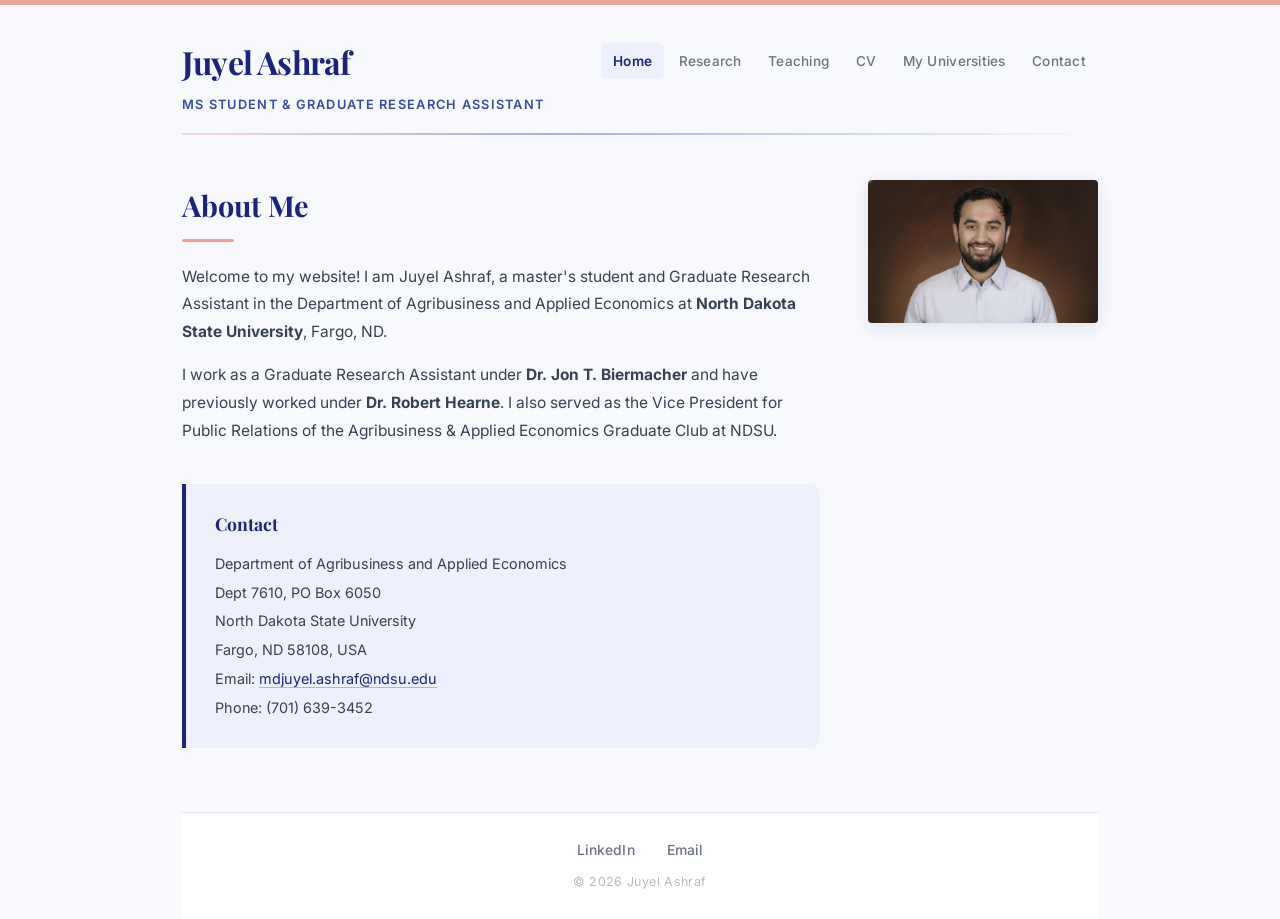
<file: index.html>
<!DOCTYPE html>
<html lang="en">
<head>
  <meta charset="UTF-8" />
  <meta name="viewport" content="width=device-width, initial-scale=1.0" />
  <title>Home | Juyel Ashraf</title>
  <link rel="stylesheet" href="style.css" />
</head>
<body>

  <div class="container">

    <!-- ===== HEADER ===== -->
    <header>
      <div class="header-inner">
        <div class="header-brand">
          <a href="index.html">
            <span class="header-name">Juyel Ashraf</span>
            <span class="header-title">MS Student &amp; Graduate Research Assistant</span>
          </a>
        </div>
        <nav>
          <a href="index.html" class="active">Home</a>
          <a href="research.html">Research</a>
          <a href="teaching.html">Teaching</a>
          <a href="cv.html">CV</a>
          <a href="universities.html">My Universities</a>
          <a href="contact.html">Contact</a>
        </nav>
      </div>
      <hr class="header-hr" />
    </header>

    <!-- ===== MAIN ===== -->
    <main>

      <!-- About Me -->
      <div class="about-grid">
        <div class="about-text">
          <h1>About Me</h1>
          <p>
            Welcome to my website! I am Juyel Ashraf, a master's student and Graduate Research
            Assistant in the Department of Agribusiness and Applied Economics at
            <strong>North Dakota State University</strong>, Fargo, ND.
          </p>
          <p>
            I work as a Graduate Research Assistant under
            <strong>Dr. Jon T. Biermacher</strong> and have previously worked under
            <strong>Dr. Robert Hearne</strong>. I also served as the Vice President for
            Public Relations of the Agribusiness &amp; Applied Economics Graduate Club at NDSU.
          </p>

          <!-- Contact summary -->
          <div class="contact-block">
            <h2>Contact</h2>
            <p>Department of Agribusiness and Applied Economics</p>
            <p>Dept 7610, PO Box 6050</p>
            <p>North Dakota State University</p>
            <p>Fargo, ND 58108, USA</p>
            <p>Email: <a href="mailto:mdjuyel.ashraf@ndsu.edu">mdjuyel.ashraf@ndsu.edu</a></p>
            <p>Phone: (701) 639-3452</p>
          </div>
        </div>

        <div class="about-photo">
          <img src="IMG_4436.jpg" alt="Md Juyel Ashraf" style="width:100%;border-radius:4px;" />
        </div>
      </div>

    </main>

    <!-- ===== FOOTER ===== -->
    <footer>
      <div class="footer-links">
        <a href="https://www.linkedin.com/in/juyelashraf" target="_blank" rel="noopener">LinkedIn</a>
        <a href="mailto:mdjuyel.ashraf@ndsu.edu">Email</a>
      </div>
      <p class="footer-copy">&copy; 2026 Juyel Ashraf</p>
    </footer>

  </div><!-- /.container -->

</body>
</html>
</file>
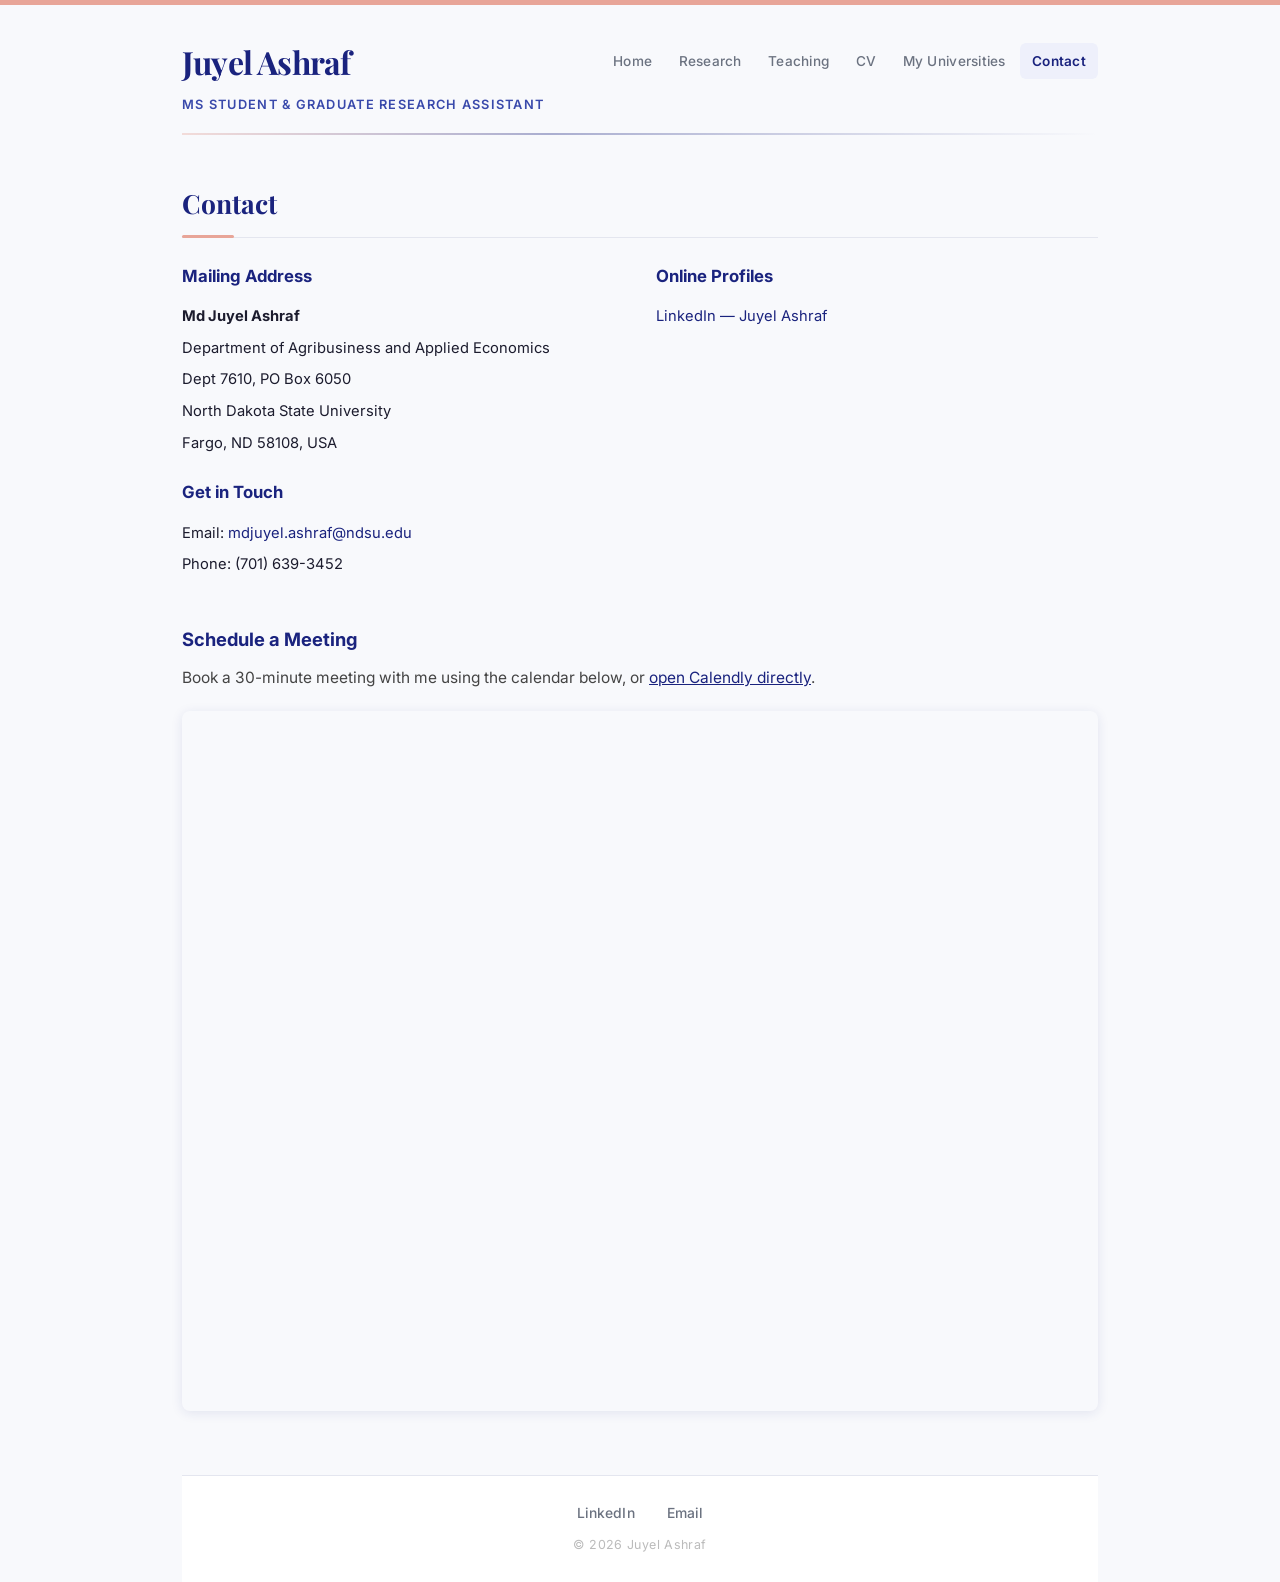
<file: contact.html>
<!DOCTYPE html>
<html lang="en">
<head>
  <meta charset="UTF-8" />
  <meta name="viewport" content="width=device-width, initial-scale=1.0" />
  <title>Contact | Juyel Ashraf</title>
  <link rel="stylesheet" href="style.css" />
</head>
<body>

  <div class="container">

    <!-- ===== HEADER ===== -->
    <header>
      <div class="header-inner">
        <div class="header-brand">
          <a href="index.html">
            <span class="header-name">Juyel Ashraf</span>
            <span class="header-title">MS Student &amp; Graduate Research Assistant</span>
          </a>
        </div>
        <nav>
          <a href="index.html">Home</a>
          <a href="research.html">Research</a>
          <a href="teaching.html">Teaching</a>
          <a href="cv.html">CV</a>
          <a href="universities.html">My Universities</a>
          <a href="contact.html" class="active">Contact</a>
        </nav>
      </div>
      <hr class="header-hr" />
    </header>

    <!-- ===== MAIN ===== -->
    <main>

      <h2 class="section-title">Contact</h2>

      <div class="contact-grid">

        <div class="contact-info">
          <h3 style="font-size: 1.05rem; color: #1a237e; margin-bottom: 0.7rem;">Mailing Address</h3>
          <p><strong>Md Juyel Ashraf</strong></p>
          <p>Department of Agribusiness and Applied Economics</p>
          <p>Dept 7610, PO Box 6050</p>
          <p>North Dakota State University</p>
          <p>Fargo, ND 58108, USA</p>

          <h3 style="font-size: 1.05rem; color: #1a237e; margin: 1.4rem 0 0.7rem;">Get in Touch</h3>
          <p>Email: <a href="mailto:mdjuyel.ashraf@ndsu.edu">mdjuyel.ashraf@ndsu.edu</a></p>
          <p>Phone: (701) 639-3452</p>
        </div>

        <div class="contact-info">
          <h3 style="font-size: 1.05rem; color: #1a237e; margin-bottom: 0.7rem;">Online Profiles</h3>
          <p>
            <a href="https://www.linkedin.com/in/juyelashraf" target="_blank" rel="noopener">
              LinkedIn &mdash; Juyel Ashraf
            </a>
          </p>
        </div>

      </div>

      <!-- ===== SCHEDULE A MEETING ===== -->
      <div style="margin-top: 2.5rem;">
        <h3 style="font-size: 1.15rem; color: #1a237e; margin-bottom: 0.5rem;">Schedule a Meeting</h3>
        <p style="margin-bottom: 1.2rem; color: #444;">
          Book a 30-minute meeting with me using the calendar below, or
          <a href="https://calendly.com/juyelashraf3/30min" target="_blank" rel="noopener">open Calendly directly</a>.
        </p>
        <link href="https://assets.calendly.com/assets/external/widget.css" rel="stylesheet" />
        <div class="calendly-inline-widget"
             data-url="https://calendly.com/juyelashraf3/30min"
             style="min-width:320px; height:700px; border-radius:8px; overflow:hidden; box-shadow:0 2px 12px rgba(26,35,126,0.10);">
        </div>
        <script type="text/javascript" src="https://assets.calendly.com/assets/external/widget.js" async></script>
      </div>

    </main>

    <!-- ===== FOOTER ===== -->
    <footer>
      <div class="footer-links">
        <a href="https://www.linkedin.com/in/juyelashraf" target="_blank" rel="noopener">LinkedIn</a>
        <a href="mailto:mdjuyel.ashraf@ndsu.edu">Email</a>
      </div>
      <p class="footer-copy">&copy; 2026 Juyel Ashraf</p>
    </footer>

  </div>

</body>
</html>
</file>
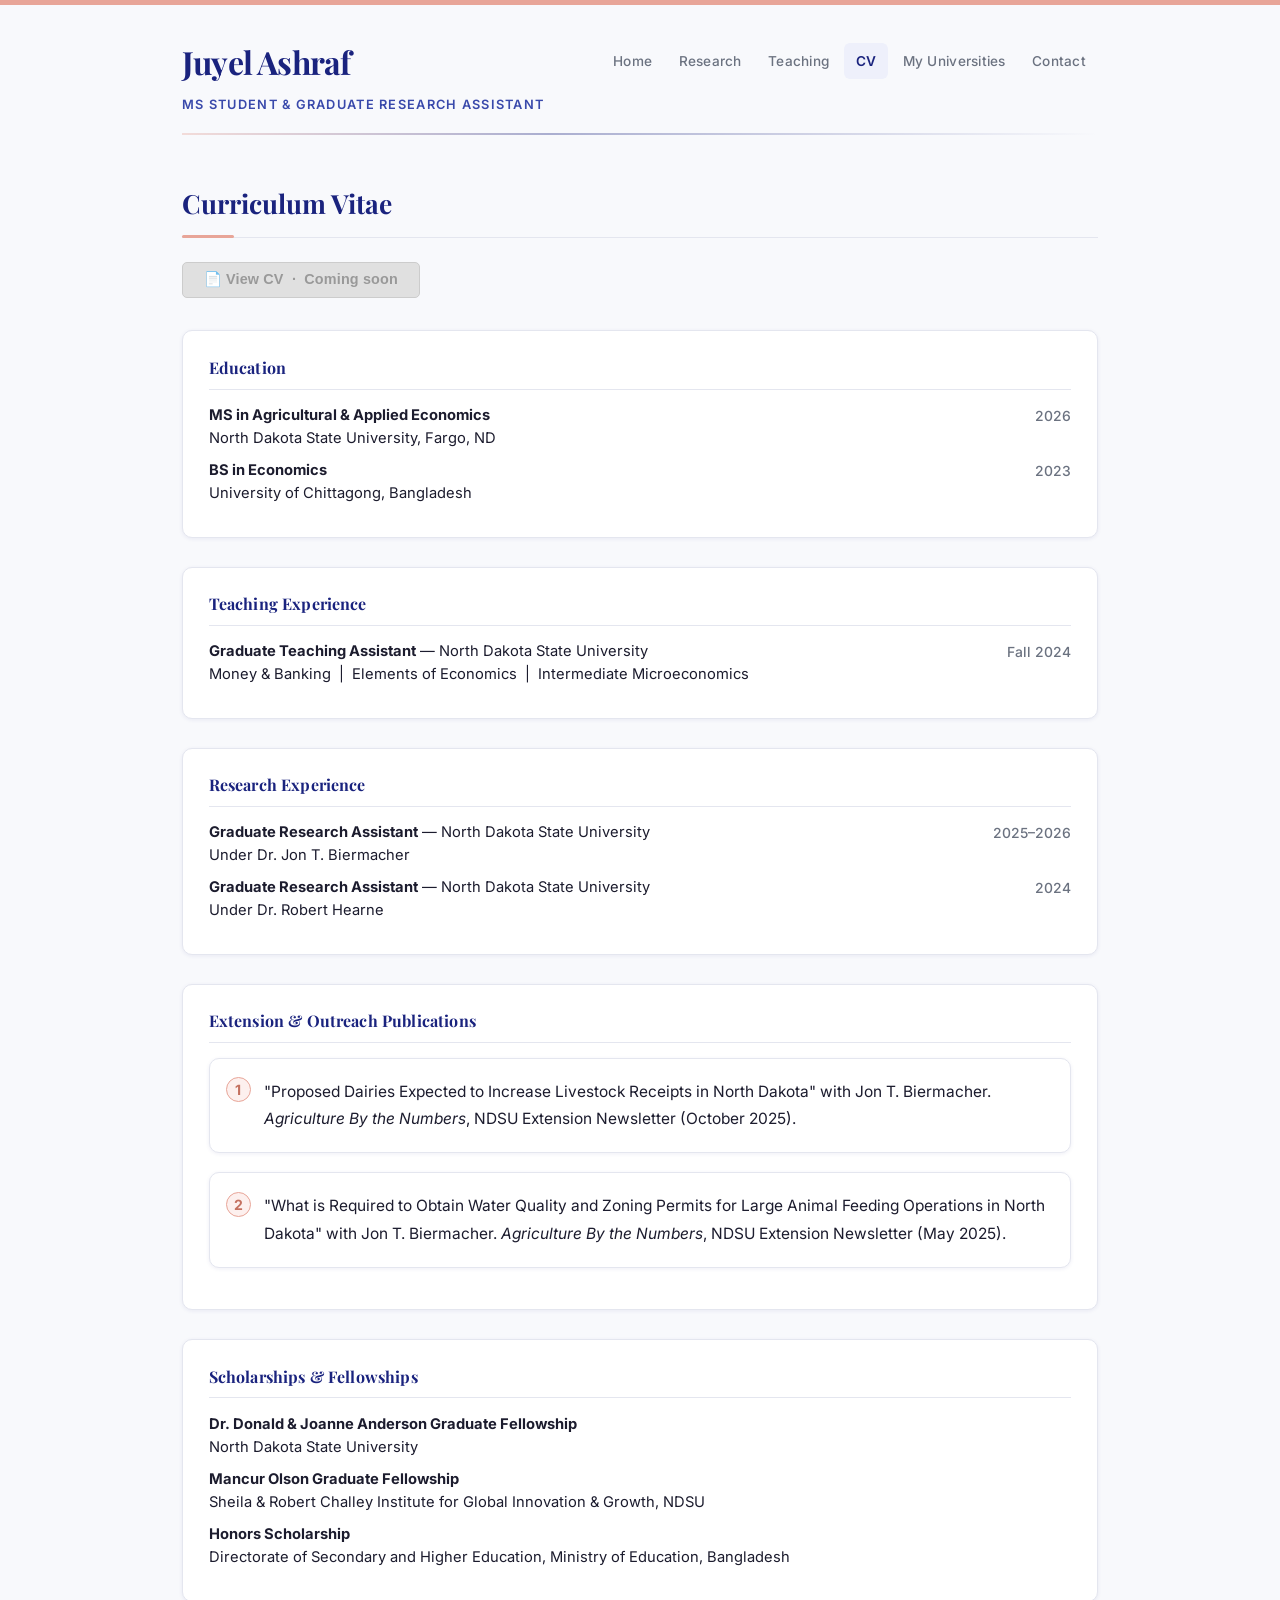
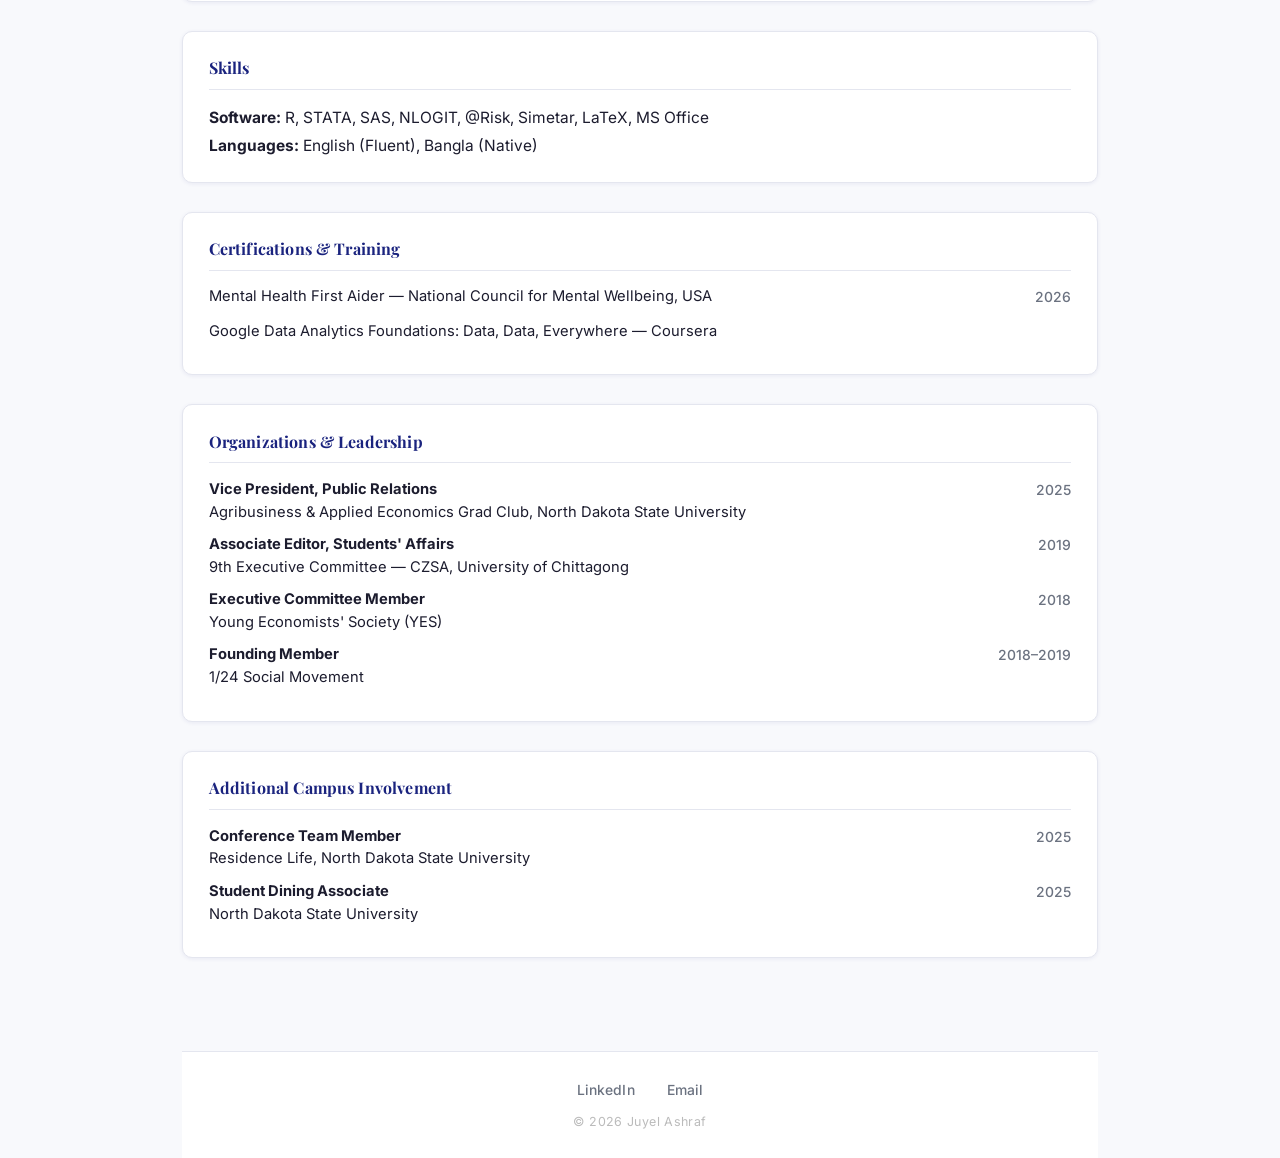
<file: cv.html>
<!DOCTYPE html>
<html lang="en">
<head>
  <meta charset="UTF-8" />
  <meta name="viewport" content="width=device-width, initial-scale=1.0" />
  <title>CV | Juyel Ashraf</title>
  <link rel="stylesheet" href="style.css" />
</head>
<body>

  <div class="container">

    <!-- ===== HEADER ===== -->
    <header>
      <div class="header-inner">
        <div class="header-brand">
          <a href="index.html">
            <span class="header-name">Juyel Ashraf</span>
            <span class="header-title">MS Student &amp; Graduate Research Assistant</span>
          </a>
        </div>
        <nav>
          <a href="index.html">Home</a>
          <a href="research.html">Research</a>
          <a href="teaching.html">Teaching</a>
          <a href="cv.html" class="active">CV</a>
          <a href="universities.html">My Universities</a>
          <a href="contact.html">Contact</a>
        </nav>
      </div>
      <hr class="header-hr" />
    </header>

    <!-- ===== MAIN ===== -->
    <main>

      <h2 class="section-title">Curriculum Vitae</h2>

      <!-- CV download placeholder -->
      <div style="margin-bottom: 2rem;">
        <button disabled style="
          display: inline-flex; align-items: center; gap: 0.5rem;
          padding: 0.55rem 1.3rem; border-radius: 5px;
          background: #e0e0e0; color: #999; border: 1px solid #ccc;
          font-size: 0.9rem; font-weight: 600; cursor: not-allowed;
          letter-spacing: 0.01em;
        ">
          &#x1F4C4; View CV &nbsp;&middot;&nbsp; Coming soon
        </button>
      </div>

      <!-- Education -->
      <div class="cv-section">
        <h3>Education</h3>
        <div class="cv-entry">
          <div class="cv-entry-info">
            <strong>MS in Agricultural &amp; Applied Economics</strong><br />
            North Dakota State University, Fargo, ND
          </div>
          <div class="cv-entry-year">2026</div>
        </div>
        <div class="cv-entry" style="margin-top: 0.6rem;">
          <div class="cv-entry-info">
            <strong>BS in Economics</strong><br />
            University of Chittagong, Bangladesh
          </div>
          <div class="cv-entry-year">2023</div>
        </div>
      </div>

      <!-- Teaching -->
      <div class="cv-section">
        <h3>Teaching Experience</h3>
        <div class="cv-entry">
          <div class="cv-entry-info">
            <strong>Graduate Teaching Assistant</strong> &mdash; North Dakota State University<br />
            Money &amp; Banking &nbsp;|&nbsp; Elements of Economics &nbsp;|&nbsp; Intermediate Microeconomics
          </div>
          <div class="cv-entry-year">Fall 2024</div>
        </div>
      </div>

      <!-- Research Experience -->
      <div class="cv-section">
        <h3>Research Experience</h3>
        <div class="cv-entry">
          <div class="cv-entry-info">
            <strong>Graduate Research Assistant</strong> &mdash; North Dakota State University<br />
            Under Dr. Jon T. Biermacher
          </div>
          <div class="cv-entry-year">2025&ndash;2026</div>
        </div>
        <div class="cv-entry" style="margin-top: 0.6rem;">
          <div class="cv-entry-info">
            <strong>Graduate Research Assistant</strong> &mdash; North Dakota State University<br />
            Under Dr. Robert Hearne
          </div>
          <div class="cv-entry-year">2024</div>
        </div>
      </div>

      <!-- Publications -->
      <div class="cv-section">
        <h3>Extension &amp; Outreach Publications</h3>
        <ol class="pub-list">
          <li>
            "Proposed Dairies Expected to Increase Livestock Receipts in North Dakota" with Jon T. Biermacher.
            <em>Agriculture By the Numbers</em>, NDSU Extension Newsletter (October 2025).
          </li>
          <li>
            "What is Required to Obtain Water Quality and Zoning Permits for Large Animal Feeding Operations in North Dakota" with Jon T. Biermacher.
            <em>Agriculture By the Numbers</em>, NDSU Extension Newsletter (May 2025).
          </li>
        </ol>
      </div>

      <!-- Scholarships -->
      <div class="cv-section">
        <h3>Scholarships &amp; Fellowships</h3>
        <div class="cv-entry">
          <div class="cv-entry-info">
            <strong>Dr. Donald &amp; Joanne Anderson Graduate Fellowship</strong><br />
            North Dakota State University
          </div>
        </div>
        <div class="cv-entry" style="margin-top: 0.6rem;">
          <div class="cv-entry-info">
            <strong>Mancur Olson Graduate Fellowship</strong><br />
            Sheila &amp; Robert Challey Institute for Global Innovation &amp; Growth, NDSU
          </div>
        </div>
        <div class="cv-entry" style="margin-top: 0.6rem;">
          <div class="cv-entry-info">
            <strong>Honors Scholarship</strong><br />
            Directorate of Secondary and Higher Education, Ministry of Education, Bangladesh
          </div>
        </div>
      </div>

      <!-- Skills -->
      <div class="cv-section">
        <h3>Skills</h3>
        <p>
          <strong>Software:</strong> R, STATA, SAS, NLOGIT, @Risk, Simetar, LaTeX, MS Office<br />
          <strong>Languages:</strong> English (Fluent), Bangla (Native)
        </p>
      </div>

      <!-- Certifications -->
      <div class="cv-section">
        <h3>Certifications &amp; Training</h3>
        <div class="cv-entry">
          <div class="cv-entry-info">Mental Health First Aider &mdash; National Council for Mental Wellbeing, USA</div>
          <div class="cv-entry-year">2026</div>
        </div>
        <div class="cv-entry" style="margin-top: 0.4rem;">
          <div class="cv-entry-info">Google Data Analytics Foundations: Data, Data, Everywhere &mdash; Coursera</div>
        </div>
      </div>

      <!-- Organizations -->
      <div class="cv-section">
        <h3>Organizations &amp; Leadership</h3>
        <div class="cv-entry">
          <div class="cv-entry-info">
            <strong>Vice President, Public Relations</strong><br />
            Agribusiness &amp; Applied Economics Grad Club, North Dakota State University
          </div>
          <div class="cv-entry-year">2025</div>
        </div>
        <div class="cv-entry" style="margin-top: 0.6rem;">
          <div class="cv-entry-info">
            <strong>Associate Editor, Students' Affairs</strong><br />
            9th Executive Committee &mdash; CZSA, University of Chittagong
          </div>
          <div class="cv-entry-year">2019</div>
        </div>
        <div class="cv-entry" style="margin-top: 0.6rem;">
          <div class="cv-entry-info">
            <strong>Executive Committee Member</strong><br />
            Young Economists' Society (YES)
          </div>
          <div class="cv-entry-year">2018</div>
        </div>
        <div class="cv-entry" style="margin-top: 0.6rem;">
          <div class="cv-entry-info">
            <strong>Founding Member</strong><br />
            1/24 Social Movement
          </div>
          <div class="cv-entry-year">2018&ndash;2019</div>
        </div>
      </div>

      <!-- Additional Campus Involvement -->
      <div class="cv-section">
        <h3>Additional Campus Involvement</h3>
        <div class="cv-entry">
          <div class="cv-entry-info">
            <strong>Conference Team Member</strong><br />
            Residence Life, North Dakota State University
          </div>
          <div class="cv-entry-year">2025</div>
        </div>
        <div class="cv-entry" style="margin-top: 0.6rem;">
          <div class="cv-entry-info">
            <strong>Student Dining Associate</strong><br />
            North Dakota State University
          </div>
          <div class="cv-entry-year">2025</div>
        </div>
      </div>

    </main>

    <!-- ===== FOOTER ===== -->
    <footer>
      <div class="footer-links">
        <a href="https://www.linkedin.com/in/juyelashraf" target="_blank" rel="noopener">LinkedIn</a>
        <a href="mailto:mdjuyel.ashraf@ndsu.edu">Email</a>
      </div>
      <p class="footer-copy">&copy; 2026 Juyel Ashraf</p>
    </footer>

  </div>

</body>
</html>
</file>
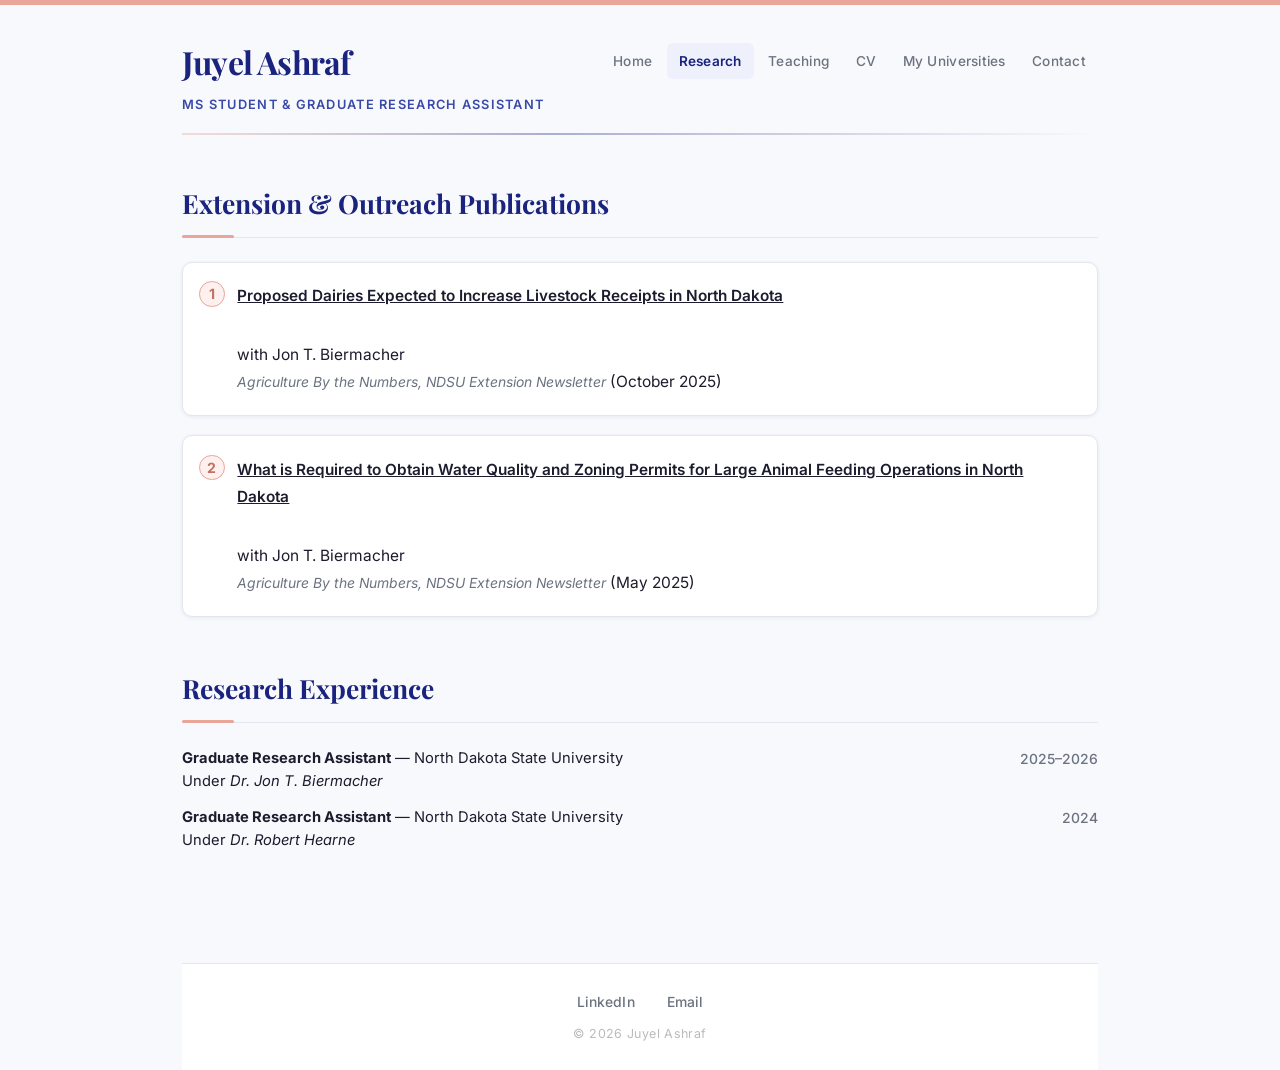
<file: research.html>
<!DOCTYPE html>
<html lang="en">
<head>
  <meta charset="UTF-8" />
  <meta name="viewport" content="width=device-width, initial-scale=1.0" />
  <title>Research | Juyel Ashraf</title>
  <link rel="stylesheet" href="style.css" />
</head>
<body>

  <div class="container">

    <!-- ===== HEADER ===== -->
    <header>
      <div class="header-inner">
        <div class="header-brand">
          <a href="index.html">
            <span class="header-name">Juyel Ashraf</span>
            <span class="header-title">MS Student &amp; Graduate Research Assistant</span>
          </a>
        </div>
        <nav>
          <a href="index.html">Home</a>
          <a href="research.html" class="active">Research</a>
          <a href="teaching.html">Teaching</a>
          <a href="cv.html">CV</a>
          <a href="universities.html">My Universities</a>
          <a href="contact.html">Contact</a>
        </nav>
      </div>
      <hr class="header-hr" />
    </header>

    <!-- ===== MAIN ===== -->
    <main>

      <!-- Extension & Outreach Publications -->
      <div class="subsection">
        <h2 class="section-title">Extension &amp; Outreach Publications</h2>
        <ol class="pub-list">
          <li>
            <a href="https://www.ndsu.edu/agriculture/sites/default/files/2025-10/Agriculture%20By%20the%20Numbers%20Oct.%202025.pdf#page=8" target="_blank" rel="noopener" class="pub-title">Proposed Dairies Expected to Increase Livestock Receipts in North Dakota</a>
            <br />with Jon T. Biermacher
            <br /><span class="pub-venue">Agriculture By the Numbers, NDSU Extension Newsletter</span> (October 2025)
          </li>
          <li>
            <a href="https://www.ndsu.edu/agriculture/sites/default/files/2025-05/Agriculture%20By%20the%20Numbers%20May%202025.pdf#page=4" target="_blank" rel="noopener" class="pub-title">What is Required to Obtain Water Quality and Zoning Permits for Large Animal Feeding Operations in North Dakota</a>
            <br />with Jon T. Biermacher
            <br /><span class="pub-venue">Agriculture By the Numbers, NDSU Extension Newsletter</span> (May 2025)
          </li>
        </ol>
      </div>

      <!-- Research Positions -->
      <div class="subsection">
        <h2 class="section-title">Research Experience</h2>
        <div class="cv-entry">
          <div class="cv-entry-info">
            <strong>Graduate Research Assistant</strong> &mdash; North Dakota State University
            <br />Under <em>Dr. Jon T. Biermacher</em>
          </div>
          <div class="cv-entry-year">2025&ndash;2026</div>
        </div>
        <div class="cv-entry" style="margin-top: 0.8rem;">
          <div class="cv-entry-info">
            <strong>Graduate Research Assistant</strong> &mdash; North Dakota State University
            <br />Under <em>Dr. Robert Hearne</em>
          </div>
          <div class="cv-entry-year">2024</div>
        </div>
      </div>

    </main>

    <!-- ===== FOOTER ===== -->
    <footer>
      <div class="footer-links">
        <a href="https://www.linkedin.com/in/juyelashraf" target="_blank" rel="noopener">LinkedIn</a>
        <a href="mailto:mdjuyel.ashraf@ndsu.edu">Email</a>
      </div>
      <p class="footer-copy">&copy; 2026 Juyel Ashraf</p>
    </footer>

  </div>

</body>
</html>
</file>
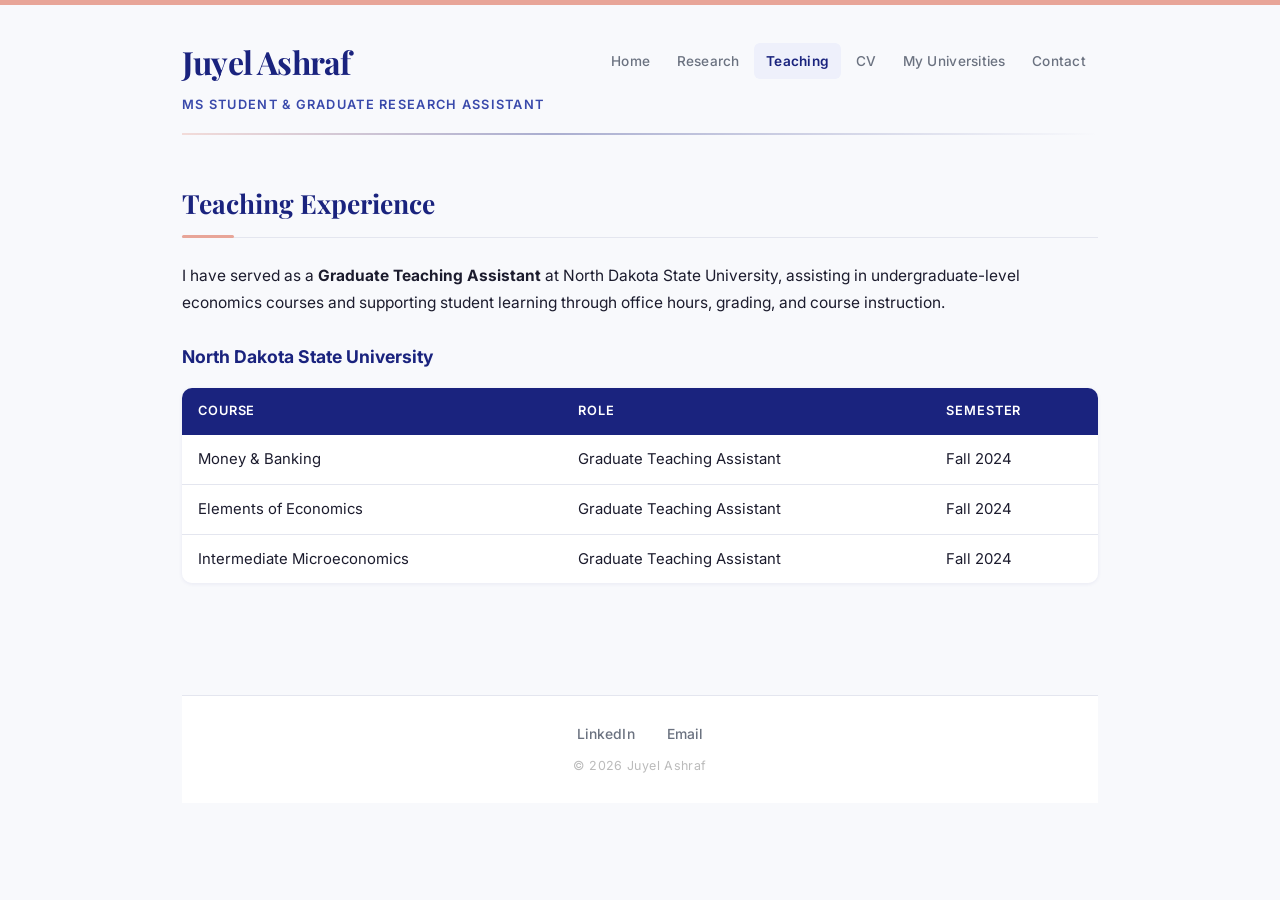
<file: teaching.html>
<!DOCTYPE html>
<html lang="en">
<head>
  <meta charset="UTF-8" />
  <meta name="viewport" content="width=device-width, initial-scale=1.0" />
  <title>Teaching | Juyel Ashraf</title>
  <link rel="stylesheet" href="style.css" />
</head>
<body>

  <div class="container">

    <!-- ===== HEADER ===== -->
    <header>
      <div class="header-inner">
        <div class="header-brand">
          <a href="index.html">
            <span class="header-name">Juyel Ashraf</span>
            <span class="header-title">MS Student &amp; Graduate Research Assistant</span>
          </a>
        </div>
        <nav>
          <a href="index.html">Home</a>
          <a href="research.html">Research</a>
          <a href="teaching.html" class="active">Teaching</a>
          <a href="cv.html">CV</a>
          <a href="universities.html">My Universities</a>
          <a href="contact.html">Contact</a>
        </nav>
      </div>
      <hr class="header-hr" />
    </header>

    <!-- ===== MAIN ===== -->
    <main>

      <!-- Teaching Experience -->
      <div class="subsection">
        <h2 class="section-title">Teaching Experience</h2>
        <p style="margin-bottom: 1.5rem;">
          I have served as a <strong>Graduate Teaching Assistant</strong> at North Dakota State University,
          assisting in undergraduate-level economics courses and supporting student learning through
          office hours, grading, and course instruction.
        </p>

        <h3 style="font-size: 1.1rem; margin-bottom: 0.8rem; color: #1a237e;">
          North Dakota State University
        </h3>

        <table class="teaching-table">
          <thead>
            <tr>
              <th>Course</th>
              <th>Role</th>
              <th>Semester</th>
            </tr>
          </thead>
          <tbody>
            <tr>
              <td>Money &amp; Banking</td>
              <td>Graduate Teaching Assistant</td>
              <td>Fall 2024</td>
            </tr>
            <tr>
              <td>Elements of Economics</td>
              <td>Graduate Teaching Assistant</td>
              <td>Fall 2024</td>
            </tr>
            <tr>
              <td>Intermediate Microeconomics</td>
              <td>Graduate Teaching Assistant</td>
              <td>Fall 2024</td>
            </tr>
          </tbody>
        </table>
      </div>

    </main>

    <!-- ===== FOOTER ===== -->
    <footer>
      <div class="footer-links">
        <a href="https://www.linkedin.com/in/juyelashraf" target="_blank" rel="noopener">LinkedIn</a>
        <a href="mailto:mdjuyel.ashraf@ndsu.edu">Email</a>
      </div>
      <p class="footer-copy">&copy; 2026 Juyel Ashraf</p>
    </footer>

  </div>

</body>
</html>
</file>
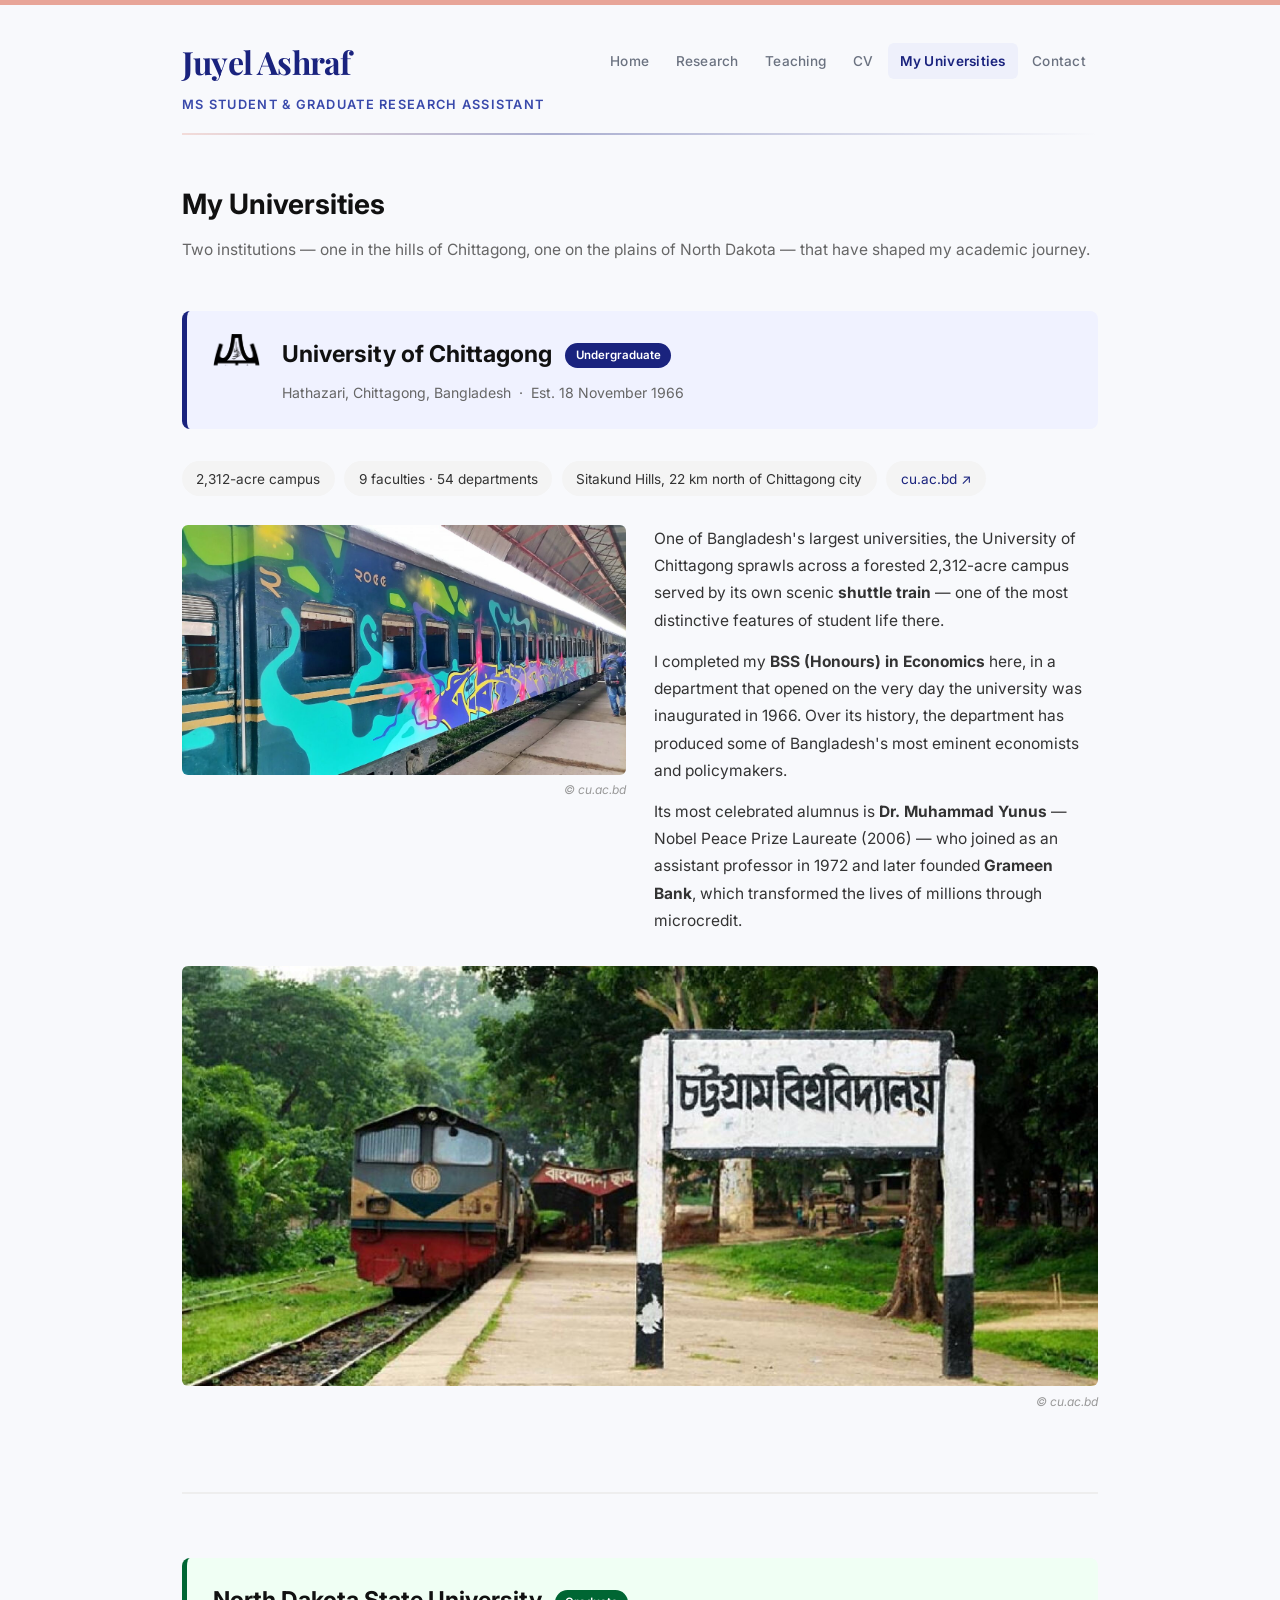
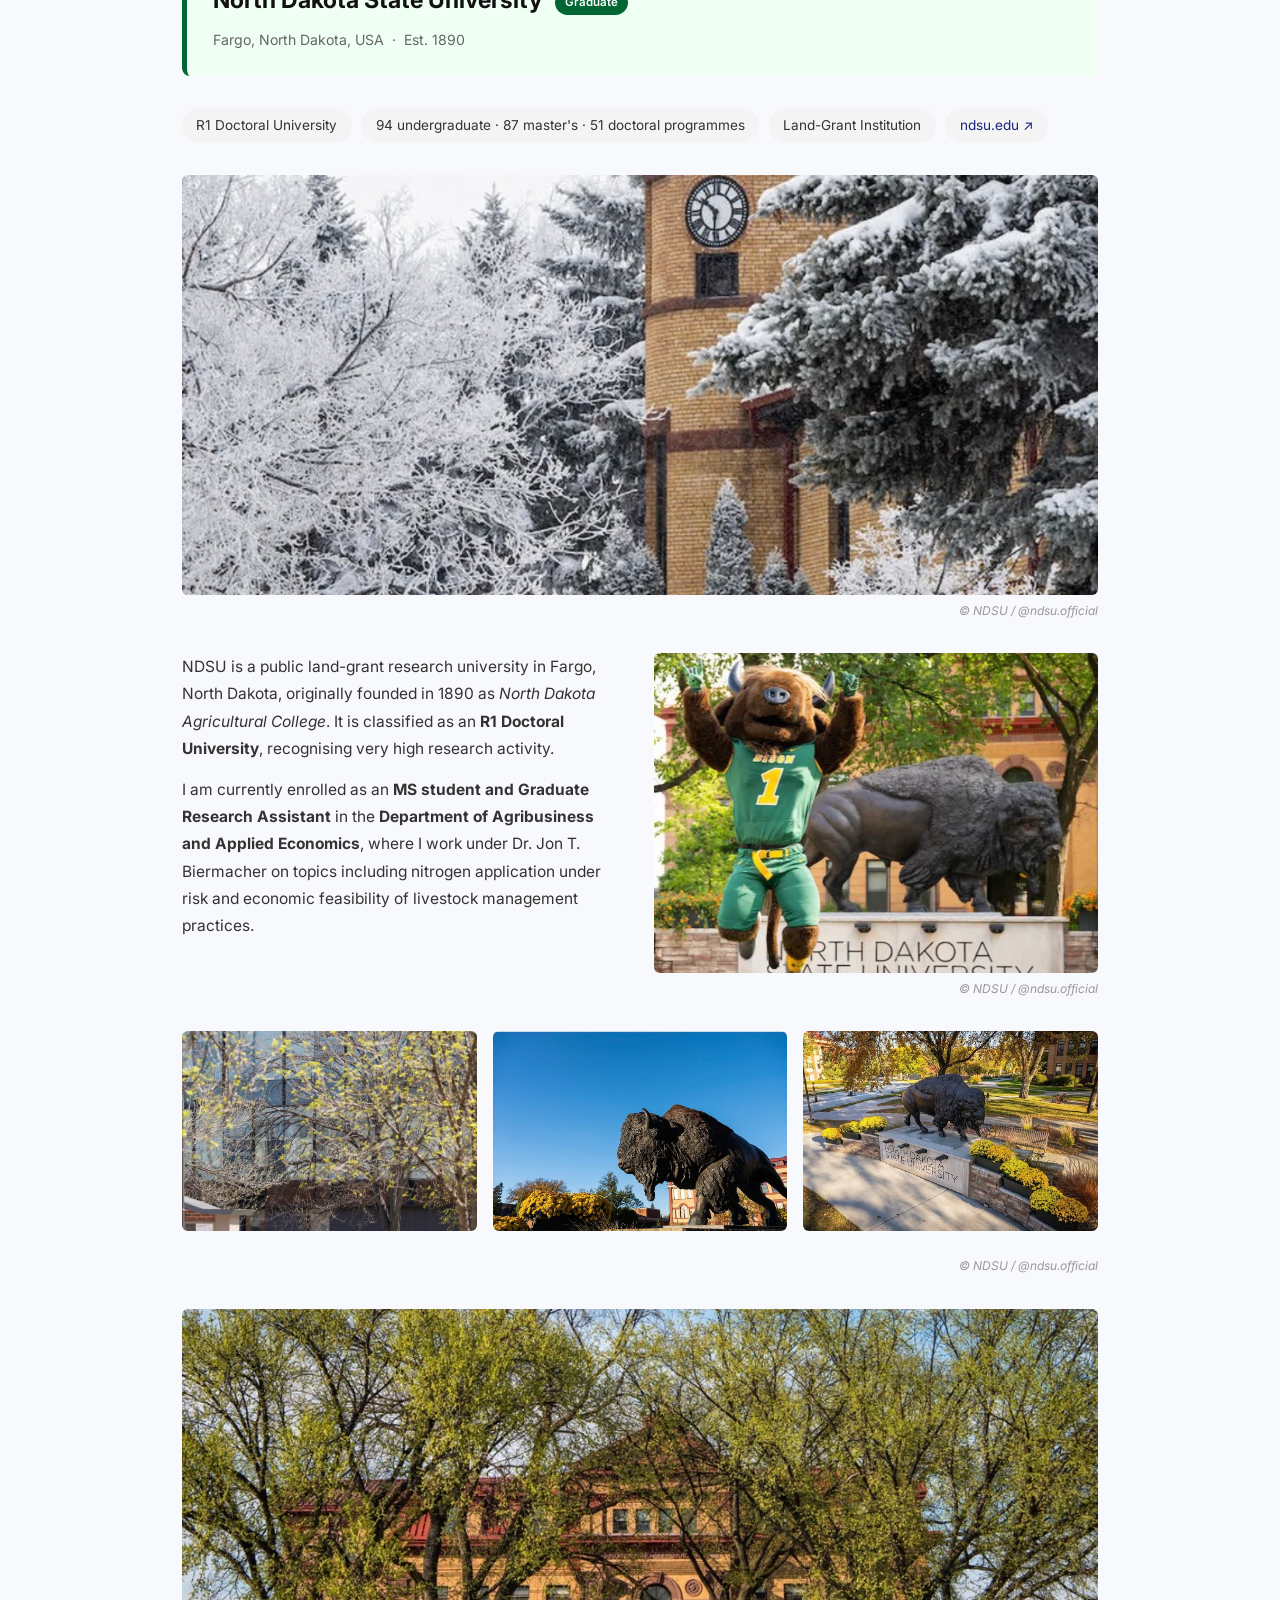
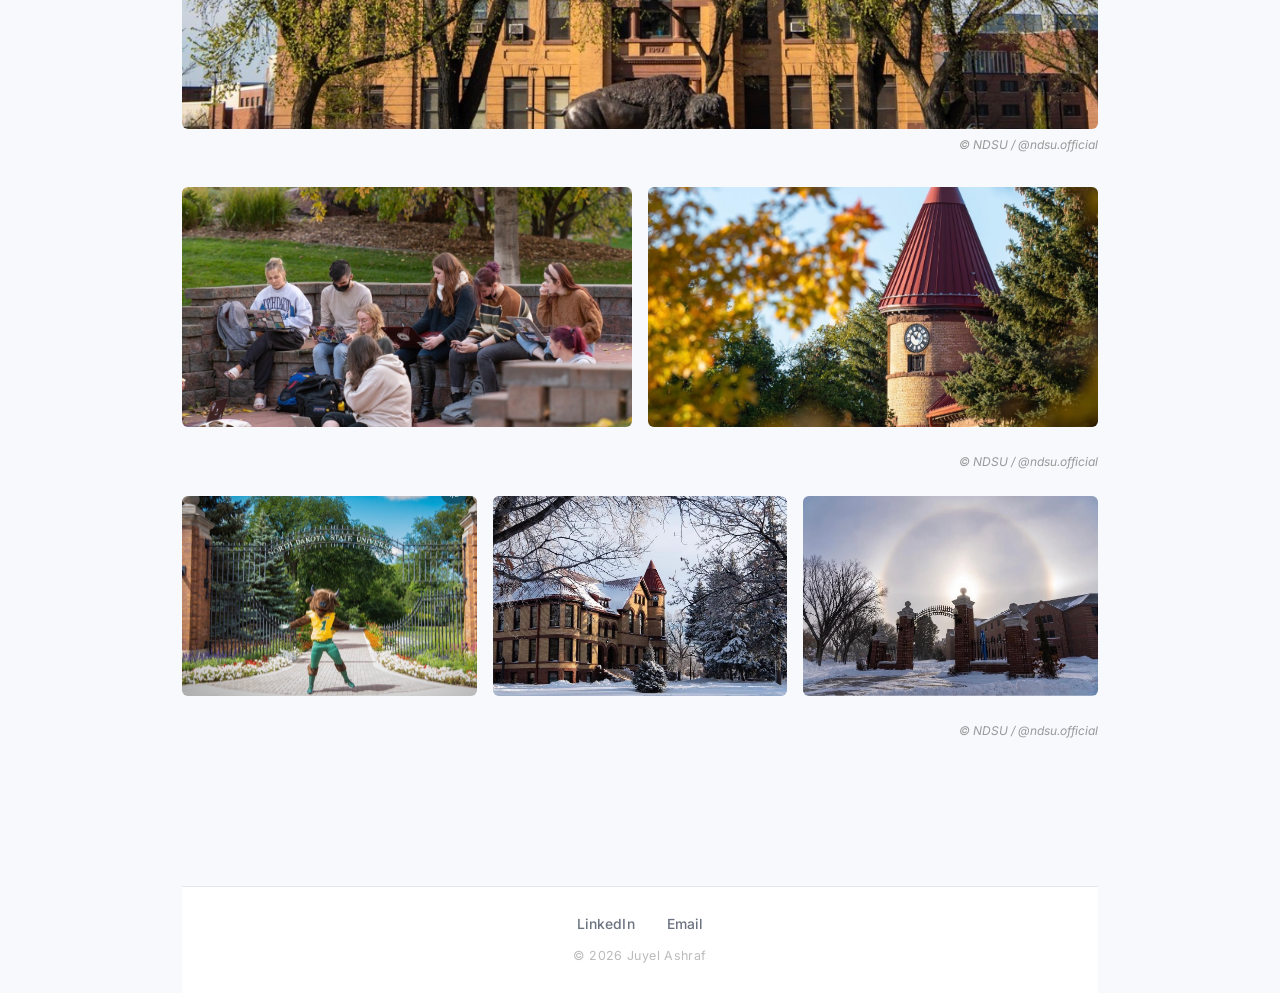
<file: universities.html>
<!DOCTYPE html>
<html lang="en">
<head>
  <meta charset="UTF-8" />
  <meta name="viewport" content="width=device-width, initial-scale=1.0" />
  <title>My Universities | Juyel Ashraf</title>
  <link rel="stylesheet" href="style.css" />
  <style>
    /* -- Page intro -- */
    .uni-page-intro {
      margin-bottom: 3rem;
    }
    .uni-page-intro h1 {
      font-size: 1.75rem;
      font-weight: 700;
      color: #111;
      margin-bottom: 0.4rem;
    }
    .uni-page-intro p {
      color: #666;
      font-size: 0.97rem;
    }

    /* -- Section divider -- */
    .uni-section {
      margin-bottom: 5rem;
    }

    /* -- University banner header -- */
    .uni-banner {
      display: flex;
      align-items: center;
      gap: 1.4rem;
      padding: 1.4rem 1.6rem;
      border-radius: 8px;
      margin-bottom: 2rem;
    }
    .uni-banner.cu { background: #f0f2ff; border-left: 5px solid #1a237e; }
    .uni-banner.ndsu { background: #f0fff4; border-left: 5px solid #006633; }

    .uni-banner img.logo {
      height: 72px;
      width: auto;
      object-fit: contain;
      flex-shrink: 0;
    }
    .uni-banner-text h2 {
      font-size: 1.45rem;
      font-weight: 700;
      color: #111;
      margin: 0 0 0.25rem;
    }
    .uni-banner-text .meta {
      font-size: 0.88rem;
      color: #666;
    }
    .uni-badge {
      display: inline-block;
      font-size: 0.72rem;
      font-weight: 600;
      padding: 0.15rem 0.65rem;
      border-radius: 20px;
      margin-left: 0.5rem;
      vertical-align: middle;
      color: #fff;
    }
    .uni-badge.cu  { background: #1a237e; }
    .uni-badge.ndsu { background: #006633; }

    /* -- Fact strip -- */
    .fact-strip {
      display: flex;
      flex-wrap: wrap;
      gap: 0.6rem;
      margin-bottom: 1.8rem;
    }
    .fact-pill {
      background: #f4f4f4;
      border-radius: 20px;
      padding: 0.35rem 0.9rem;
      font-size: 0.85rem;
      color: #333;
    }
    .fact-pill a { color: #1a237e; text-decoration: none; }
    .fact-pill a:hover { text-decoration: underline; }

    /* -- Intro split: photo + text -- */
    .intro-split {
      display: grid;
      grid-template-columns: 1fr 1fr;
      gap: 1.8rem;
      align-items: start;
      margin-bottom: 2rem;
    }
    .intro-split.flip { direction: rtl; }
    .intro-split.flip > * { direction: ltr; }

    .intro-split img {
      width: 100%;
      border-radius: 6px;
      display: block;
      object-fit: cover;
      max-height: 320px;
    }
    .intro-text p {
      font-size: 0.97rem;
      line-height: 1.75;
      color: #333;
      margin-bottom: 0.9rem;
    }
    .intro-text p:last-child { margin-bottom: 0; }

    /* -- Full-width feature photo -- */
    .feature-photo {
      margin: 2rem 0;
    }
    .feature-photo img {
      width: 100%;
      border-radius: 6px;
      display: block;
      object-fit: cover;
      max-height: 420px;
    }

    /* -- 2-up row -- */
    .photo-row-2 {
      display: grid;
      grid-template-columns: 1fr 1fr;
      gap: 1rem;
      margin: 1.5rem 0;
    }
    .photo-row-2 img {
      width: 100%;
      border-radius: 6px;
      display: block;
      object-fit: cover;
      height: 240px;
    }

    /* -- 3-up row -- */
    .photo-row-3 {
      display: grid;
      grid-template-columns: 1fr 1fr 1fr;
      gap: 1rem;
      margin: 1.5rem 0;
    }
    .photo-row-3 img {
      width: 100%;
      border-radius: 6px;
      display: block;
      object-fit: cover;
      height: 200px;
    }

    /* -- Highlight card (Yunus) -- */
    .highlight-card {
      background: #fff8f7;
      border: 1px solid #e8a598;
      border-radius: 8px;
      padding: 1.2rem 1.5rem;
      margin: 1.5rem 0;
    }
    .highlight-card h4 {
      font-size: 1rem;
      font-weight: 700;
      color: #1a237e;
      margin-bottom: 0.5rem;
    }
    .highlight-card p {
      font-size: 0.95rem;
      color: #444;
      margin-bottom: 0;
    }

    /* -- Section separator -- */
    .section-sep {
      border: none;
      border-top: 2px solid #eee;
      margin: 4rem 0;
    }

    /* -- Photo credit -- */
    .photo-credit {
      font-size: 0.75rem;
      color: #999;
      font-style: italic;
      margin-top: 0.3rem;
      text-align: right;
    }
    .photo-credit a { color: #999; text-decoration: none; }
    .photo-credit a:hover { text-decoration: underline; }

    /* -- Responsive -- */
    @media (max-width: 768px) {
      .intro-split { grid-template-columns: 1fr; }
      .intro-split.flip { direction: ltr; }
      .photo-row-3 { grid-template-columns: 1fr 1fr; }
    }
    @media (max-width: 500px) {
      .photo-row-2, .photo-row-3 { grid-template-columns: 1fr; }
      .fact-strip { flex-direction: column; gap: 0.4rem; }
    }
  </style>
</head>
<body>

  <div class="container">

    <!-- ===== HEADER ===== -->
    <header>
      <div class="header-inner">
        <div class="header-brand">
          <a href="index.html">
            <span class="header-name">Juyel Ashraf</span>
            <span class="header-title">MS Student &amp; Graduate Research Assistant</span>
          </a>
        </div>
        <nav>
          <a href="index.html">Home</a>
          <a href="research.html">Research</a>
          <a href="teaching.html">Teaching</a>
          <a href="cv.html">CV</a>
          <a href="universities.html" class="active">My Universities</a>
          <a href="contact.html">Contact</a>
        </nav>
      </div>
      <hr class="header-hr" />
    </header>

    <!-- ===== MAIN ===== -->
    <main>

      <div class="uni-page-intro">
        <h1>My Universities</h1>
        <p>Two institutions &mdash; one in the hills of Chittagong, one on the plains of North Dakota &mdash; that have shaped my academic journey.</p>
      </div>


      <!-- ==========================================
           UNIVERSITY OF CHITTAGONG
           ========================================== -->
      <div class="uni-section">

        <div class="uni-banner cu">
          <img src="university-of-chittagong-logo.png" alt="University of Chittagong" class="logo" />
          <div class="uni-banner-text">
            <h2>University of Chittagong <span class="uni-badge cu">Undergraduate</span></h2>
            <span class="meta">Hathazari, Chittagong, Bangladesh &nbsp;&middot;&nbsp; Est. 18 November 1966</span>
          </div>
        </div>

        <!-- Fact strip -->
        <div class="fact-strip">
          <span class="fact-pill">2,312-acre campus</span>
          <span class="fact-pill">9 faculties &middot; 54 departments</span>
          <span class="fact-pill">Sitakund Hills, 22 km north of Chittagong city</span>
          <span class="fact-pill"><a href="https://cu.ac.bd" target="_blank" rel="noopener">cu.ac.bd &#x2197;</a></span>
        </div>

        <!-- Intro: shuttle photo on left, text on right -->
        <div class="intro-split">
          <div>
            <img src="Shuttle-train-1-1200x675.jpeg" alt="Shuttle Train, University of Chittagong" />
            <p class="photo-credit">&copy; <a href="https://cu.ac.bd" target="_blank" rel="noopener">cu.ac.bd</a></p>
          </div>
          <div class="intro-text">
            <p>
              One of Bangladesh's largest universities, the University of Chittagong sprawls across
              a forested 2,312-acre campus served by its own scenic <strong>shuttle train</strong> &mdash;
              one of the most distinctive features of student life there.
            </p>
            <p>
              I completed my <strong>BSS (Honours) in Economics</strong> here, in a department that
              opened on the very day the university was inaugurated in 1966. Over its history, the
              department has produced some of Bangladesh's most eminent economists and policymakers.
            </p>
            <p>
              Its most celebrated alumnus is <strong>Dr. Muhammad Yunus</strong> &mdash; Nobel Peace Prize
              Laureate (2006) &mdash; who joined as an assistant professor in 1972 and later founded
              <strong>Grameen Bank</strong>, which transformed the lives of millions through
              microcredit.
            </p>
          </div>
        </div>

        <!-- Second CU photo &mdash; full width -->
        <div class="feature-photo">
          <img src="image-353770-1769082273.jpg" alt="University of Chittagong campus" />
          <p class="photo-credit">&copy; <a href="https://cu.ac.bd" target="_blank" rel="noopener">cu.ac.bd</a></p>
        </div>

      </div><!-- /.uni-section CU -->

      <hr class="section-sep" />


      <!-- ==========================================
           NORTH DAKOTA STATE UNIVERSITY
           ========================================== -->
      <div class="uni-section">

        <div class="uni-banner ndsu">
          <div class="uni-banner-text">
            <h2>North Dakota State University <span class="uni-badge ndsu">Graduate</span></h2>
            <span class="meta">Fargo, North Dakota, USA &nbsp;&middot;&nbsp; Est. 1890</span>
          </div>
        </div>

        <!-- Fact strip -->
        <div class="fact-strip">
          <span class="fact-pill">R1 Doctoral University</span>
          <span class="fact-pill">94 undergraduate &middot; 87 master's &middot; 51 doctoral programmes</span>
          <span class="fact-pill">Land-Grant Institution</span>
          <span class="fact-pill"><a href="https://www.ndsu.edu" target="_blank" rel="noopener">ndsu.edu &#x2197;</a></span>
        </div>

        <!-- Featured large photo -->
        <div class="feature-photo">
          <img src="IMG_5554.jpg" alt="NDSU Campus, Fargo ND" />
          <p class="photo-credit">&copy; <a href="https://www.instagram.com/ndsu.official/" target="_blank" rel="noopener">NDSU / @ndsu.official</a></p>
        </div>

        <!-- Intro: text on left, photo on right -->
        <div class="intro-split flip">
          <div>
            <img src="IMG_5555.jpg" alt="NDSU Campus" />
            <p class="photo-credit">&copy; <a href="https://www.instagram.com/ndsu.official/" target="_blank" rel="noopener">NDSU / @ndsu.official</a></p>
          </div>
          <div class="intro-text">
            <p>
              NDSU is a public land-grant research university in Fargo, North Dakota, originally
              founded in 1890 as <em>North Dakota Agricultural College</em>. It is classified as an
              <strong>R1 Doctoral University</strong>, recognising very high research activity.
            </p>
            <p>
              I am currently enrolled as an <strong>MS student and Graduate Research Assistant</strong>
              in the <strong>Department of Agribusiness and Applied Economics</strong>, where I work
              under Dr. Jon T. Biermacher on topics including nitrogen application under risk and
              economic feasibility of livestock management practices.
            </p>
          </div>
        </div>

        <!-- 3-up photo row -->
        <div class="photo-row-3">
          <img src="IMG_5556.jpg" alt="NDSU Campus" />
          <img src="IMG_5557.jpg" alt="NDSU Campus" />
          <img src="IMG_5558.jpg" alt="NDSU Campus" />
        </div>
        <p class="photo-credit">&copy; <a href="https://www.instagram.com/ndsu.official/" target="_blank" rel="noopener">NDSU / @ndsu.official</a></p>

        <!-- Wide single photo -->
        <div class="feature-photo">
          <img src="IMG_5559.jpg" alt="NDSU Campus" />
          <p class="photo-credit">&copy; <a href="https://www.instagram.com/ndsu.official/" target="_blank" rel="noopener">NDSU / @ndsu.official</a></p>
        </div>

        <!-- 2-up row -->
        <div class="photo-row-2">
          <img src="IMG_5560.jpg" alt="NDSU Campus" />
          <img src="IMG_5561.jpg" alt="NDSU Campus" />
        </div>
        <p class="photo-credit">&copy; <a href="https://www.instagram.com/ndsu.official/" target="_blank" rel="noopener">NDSU / @ndsu.official</a></p>

        <!-- 3-up photo row -->
        <div class="photo-row-3">
          <img src="IMG_5562.jpg" alt="NDSU Campus" />
          <img src="IMG_5563.jpg" alt="NDSU Campus" />
          <img src="IMG_5564.jpg" alt="NDSU Campus" />
        </div>
        <p class="photo-credit">&copy; <a href="https://www.instagram.com/ndsu.official/" target="_blank" rel="noopener">NDSU / @ndsu.official</a></p>

      </div><!-- /.uni-section NDSU -->

    </main>

    <!-- ===== FOOTER ===== -->
    <footer>
      <div class="footer-links">
        <a href="https://www.linkedin.com/in/juyelashraf" target="_blank" rel="noopener">LinkedIn</a>
        <a href="mailto:mdjuyel.ashraf@ndsu.edu">Email</a>
      </div>
      <p class="footer-copy">&copy; 2026 Juyel Ashraf</p>
    </footer>

  </div><!-- /.container -->

</body>
</html>
</file>
<file: style.css>
/* ==============================================
   STYLE.CSS â Juyel Ashraf Personal Website
   Modern Â· Professional Â· Eyecatching
   ============================================== */

@import url('https://fonts.googleapis.com/css2?family=Playfair+Display:wght@400;600;700&family=Inter:wght@300;400;500;600&display=swap');

/* ---- Reset & Custom Properties ---- */
*, *::before, *::after { box-sizing: border-box; margin: 0; padding: 0; }

:root {
  --navy:          #1a237e;
  --navy-mid:      #283593;
  --navy-light:    #3949ab;
  --salmon:        #e8a598;
  --salmon-dark:   #c4705f;
  --gold:          #f0a500;
  --text:          #1c1c2e;
  --text-muted:    #6b7280;
  --bg:            #f8f9fc;
  --bg-white:      #ffffff;
  --border:        #e4e6ef;
  --accent-bg:     #eef0fb;
  --shadow-sm:     0 1px 4px rgba(26,35,126,0.07);
  --shadow-md:     0 4px 18px rgba(26,35,126,0.11);
  --radius:        10px;
}

html { scroll-behavior: smooth; }

body {
  font-family: 'Inter', 'Helvetica Neue', Arial, sans-serif;
  font-size: 15.5px;
  line-height: 1.78;
  color: var(--text);
  background: var(--bg);
  border-top: 5px solid var(--salmon);
}

a { color: var(--navy); }

/* ---- Layout ---- */
.container { max-width: 980px; margin: 0 auto; padding: 0 2rem; }

/* ============================================================
   HEADER
   ============================================================ */
header { padding: 1.8rem 0 0; }

.header-inner {
  display: flex;
  align-items: flex-start;
  justify-content: space-between;
  flex-wrap: wrap;
  gap: 0.8rem;
}

.header-brand a { text-decoration: none; }

.header-name {
  font-family: 'Playfair Display', Georgia, serif;
  font-size: 2rem;
  font-weight: 700;
  color: var(--navy);
  display: block;
  letter-spacing: -0.025em;
}

.header-title {
  font-size: 0.8rem;
  color: var(--navy-light);
  display: block;
  margin-top: 0.2rem;
  font-weight: 600;
  letter-spacing: 0.1em;
  text-transform: uppercase;
}

nav {
  display: flex;
  align-items: center;
  gap: 0.15rem;
  padding-top: 0.6rem;
  flex-wrap: wrap;
}

nav a {
  text-decoration: none;
  color: var(--text-muted);
  font-size: 0.85rem;
  font-weight: 500;
  padding: 0.35rem 0.75rem;
  border-radius: 6px;
  transition: all 0.2s ease;
  letter-spacing: 0.02em;
}

nav a:hover { color: var(--navy); background: var(--accent-bg); }

nav a.active {
  color: var(--navy);
  background: var(--accent-bg);
  font-weight: 600;
}

.header-hr {
  border: none;
  height: 2px;
  background: linear-gradient(to right, var(--salmon) 0%, var(--navy) 40%, transparent 100%);
  margin: 1rem 0 0;
  opacity: 0.35;
}

/* ============================================================
   MAIN
   ============================================================ */
main { padding: 2.8rem 0 4rem; }

/* ---- Section Title ---- */
h2.section-title {
  font-family: 'Playfair Display', Georgia, serif;
  font-size: 1.65rem;
  font-weight: 700;
  color: var(--navy);
  margin-bottom: 1.5rem;
  padding-bottom: 0.7rem;
  position: relative;
}

h2.section-title::after {
  content: '';
  position: absolute;
  left: 0; bottom: 0;
  width: 100%;
  height: 1px;
  background: var(--border);
}

h2.section-title::before {
  content: '';
  position: absolute;
  left: 0; bottom: 0;
  width: 52px;
  height: 3px;
  background: var(--salmon);
  border-radius: 2px;
  z-index: 1;
}

.subsection { margin-bottom: 3rem; }

/* ============================================================
   HOME PAGE â ABOUT
   ============================================================ */
.about-grid {
  display: flex;
  align-items: flex-start;
  gap: 3rem;
}

.about-text { flex: 1; min-width: 0; }

.about-text h1 {
  font-family: 'Playfair Display', Georgia, serif;
  font-size: 1.8rem;
  font-weight: 700;
  color: var(--navy);
  margin-bottom: 1.3rem;
  padding-bottom: 0.7rem;
  position: relative;
}

.about-text h1::after {
  content: '';
  position: absolute;
  left: 0; bottom: 0;
  width: 52px; height: 3px;
  background: var(--salmon);
  border-radius: 2px;
}

.about-text p { margin-bottom: 1rem; color: #374151; }

.about-photo { flex-shrink: 0; width: 230px; max-width: 230px; }

.about-photo img {
  width: 100%;
  border-radius: var(--radius);
  box-shadow: var(--shadow-md);
  display: block;
}

/* Contact block on home page */
.contact-block {
  margin-top: 2.5rem;
  padding: 1.5rem 1.8rem;
  background: var(--accent-bg);
  border-left: 4px solid var(--navy);
  border-radius: 0 var(--radius) var(--radius) 0;
}

.contact-block h2 {
  font-family: 'Playfair Display', Georgia, serif;
  font-size: 1.1rem;
  margin-bottom: 0.7rem;
  color: var(--navy);
}

.contact-block p { margin-bottom: 0.2rem; font-size: 0.9rem; color: #374151; }

.contact-block a {
  color: var(--navy);
  text-decoration: none;
  border-bottom: 1px solid var(--salmon);
  transition: color 0.2s;
}

/* ============================================================
   PUBLICATIONS
   ============================================================ */
.pub-list { list-style: none; padding: 0; counter-reset: item; }

.pub-list li {
  margin-bottom: 1.2rem;
  padding: 1.2rem 1.4rem 1.2rem 3.4rem;
  position: relative;
  background: var(--bg-white);
  border: 1px solid var(--border);
  border-radius: var(--radius);
  box-shadow: var(--shadow-sm);
  transition: box-shadow 0.2s, transform 0.2s;
}

.pub-list li:hover {
  box-shadow: var(--shadow-md);
  transform: translateY(-2px);
}

.pub-list li::before {
  content: counter(item);
  counter-increment: item;
  position: absolute;
  left: 1rem; top: 1.15rem;
  color: var(--salmon-dark);
  font-weight: 700;
  font-size: 0.88rem;
  width: 1.6rem; height: 1.6rem;
  display: flex; align-items: center; justify-content: center;
  background: #fdf0ee;
  border-radius: 50%;
  border: 1.5px solid var(--salmon);
}

.pub-list li .pub-title {
  font-weight: 600;
  color: var(--text);
  font-size: 0.96rem;
  display: block;
  margin-bottom: 0.25rem;
}

.pub-list li .pub-venue {
  font-style: italic;
  color: var(--text-muted);
  font-size: 0.87rem;
}

/* Newsletter link pill */
a.newsletter-link {
  display: inline-flex;
  align-items: center;
  gap: 0.3rem;
  margin-top: 0.55rem;
  font-size: 0.8rem;
  font-weight: 600;
  color: var(--navy);
  background: var(--accent-bg);
  padding: 0.22rem 0.8rem;
  border-radius: 20px;
  text-decoration: none;
  border: 1px solid var(--navy-light);
  transition: all 0.2s;
  letter-spacing: 0.02em;
}

a.newsletter-link::before { content: 'â'; font-size: 0.75rem; }

a.newsletter-link:hover {
  background: var(--navy);
  color: #fff;
  border-color: var(--navy);
}

/* ============================================================
   TEACHING TABLE
   ============================================================ */
.teaching-table {
  width: 100%;
  border-collapse: separate;
  border-spacing: 0;
  margin-top: 1rem;
  border-radius: var(--radius);
  overflow: hidden;
  box-shadow: var(--shadow-sm);
}

.teaching-table th {
  background: var(--navy);
  color: #fff;
  text-align: left;
  padding: 0.75rem 1rem;
  font-size: 0.8rem;
  font-weight: 600;
  letter-spacing: 0.07em;
  text-transform: uppercase;
}

.teaching-table td {
  text-align: left;
  padding: 0.7rem 1rem;
  border-bottom: 1px solid var(--border);
  font-size: 0.93rem;
  background: var(--bg-white);
}

.teaching-table tbody tr:last-child td { border-bottom: none; }
.teaching-table tbody tr:hover td { background: var(--accent-bg); }

/* ============================================================
   CV PAGE
   ============================================================ */
.cv-section {
  margin-bottom: 1.8rem;
  padding: 1.4rem 1.6rem;
  background: var(--bg-white);
  border: 1px solid var(--border);
  border-radius: var(--radius);
  box-shadow: var(--shadow-sm);
}

.cv-section h3 {
  font-family: 'Playfair Display', Georgia, serif;
  font-size: 1rem;
  font-weight: 700;
  margin-bottom: 0.9rem;
  color: var(--navy);
  padding-bottom: 0.4rem;
  border-bottom: 1px solid var(--border);
  letter-spacing: 0.01em;
}

.cv-entry {
  display: flex;
  justify-content: space-between;
  margin-bottom: 0.6rem;
  flex-wrap: wrap;
  gap: 0.2rem;
}

.cv-entry-info { flex: 1; font-size: 0.92rem; line-height: 1.55; }
.cv-entry-year { color: var(--text-muted); white-space: nowrap; font-size: 0.87rem; font-weight: 500; }

.cv-download {
  display: inline-flex;
  align-items: center;
  gap: 0.4rem;
  margin-bottom: 1.5rem;
  padding: 0.65rem 1.5rem;
  background: var(--navy);
  color: #fff;
  text-decoration: none;
  border-radius: 6px;
  font-size: 0.9rem;
  font-weight: 500;
  transition: background 0.2s, transform 0.2s;
  box-shadow: 0 2px 10px rgba(26,35,126,0.25);
}

.cv-download:hover { background: var(--navy-light); transform: translateY(-1px); }

/* ============================================================
   CONTACT PAGE
   ============================================================ */
.contact-grid {
  display: grid;
  grid-template-columns: 1fr 1fr;
  gap: 2rem;
  margin-top: 1rem;
}

.contact-card {
  padding: 1.8rem 2rem;
  background: var(--bg-white);
  border: 1px solid var(--border);
  border-radius: var(--radius);
  box-shadow: var(--shadow-sm);
}

.contact-card h3 {
  font-family: 'Playfair Display', Georgia, serif;
  font-size: 1rem;
  color: var(--navy);
  margin-bottom: 0.9rem;
  padding-bottom: 0.5rem;
  border-bottom: 2px solid var(--salmon);
}

.contact-info p { margin-bottom: 0.35rem; font-size: 0.92rem; }

.contact-info a {
  color: var(--navy);
  text-decoration: none;
  transition: color 0.2s;
}

.contact-info a:hover { color: var(--salmon-dark); }

/* ============================================================
   TAGS
   ============================================================ */
.tag {
  display: inline-block;
  background: var(--accent-bg);
  color: var(--navy);
  border-radius: 20px;
  padding: 0.25rem 0.85rem;
  font-size: 0.81rem;
  font-weight: 500;
  margin: 0.2rem 0.12rem;
  border: 1px solid #c7cde8;
  letter-spacing: 0.015em;
}

/* ============================================================
   FOOTER
   ============================================================ */
footer {
  border-top: 1px solid var(--border);
  padding: 1.6rem 0;
  text-align: center;
  background: var(--bg-white);
}

.footer-links {
  display: flex;
  justify-content: center;
  gap: 2rem;
  flex-wrap: wrap;
  margin-bottom: 0.5rem;
}

.footer-links a {
  color: var(--text-muted);
  text-decoration: none;
  font-size: 0.87rem;
  font-weight: 500;
  transition: color 0.2s;
  letter-spacing: 0.01em;
}

.footer-links a:hover { color: var(--navy); }

.footer-copy { font-size: 0.78rem; color: #bbb; letter-spacing: 0.03em; margin-top: 0.3rem; }

/* ============================================================
   UNIVERSITIES PAGE â CUSTOM STYLES
   ============================================================ */

/* University section wrapper */
.uni-section { margin-bottom: 5rem; }

/* Eyecatching header strip */
.uni-header-strip {
  display: flex;
  align-items: center;
  gap: 1.4rem;
  padding: 1.6rem 2rem;
  border-radius: var(--radius);
  margin-bottom: 2.5rem;
  position: relative;
  overflow: hidden;
}

.uni-header-strip.chittagong {
  background: linear-gradient(135deg, #1a237e 0%, #283593 60%, #3949ab 100%);
  color: #fff;
}

.uni-header-strip.ndsu {
  background: linear-gradient(135deg, #004d23 0%, #006633 60%, #1b8a55 100%);
  color: #fff;
}

.uni-header-strip::after {
  content: '';
  position: absolute;
  right: -30px; top: -30px;
  width: 140px; height: 140px;
  border-radius: 50%;
  background: rgba(255,255,255,0.06);
}

.uni-logo {
  width: auto;
  height: 80px;
  max-width: 80px;
  object-fit: contain;
  flex-shrink: 0;
  background: rgba(255,255,255,0.15);
  border-radius: 8px;
  padding: 6px;
}

.uni-strip-text h2 {
  font-family: 'Playfair Display', Georgia, serif;
  font-size: 1.6rem;
  font-weight: 700;
  color: #fff;
  margin-bottom: 0.25rem;
}

.uni-strip-text .uni-subtitle {
  font-size: 0.85rem;
  color: rgba(255,255,255,0.78);
  letter-spacing: 0.05em;
  text-transform: uppercase;
}

.badge {
  display: inline-block;
  background: rgba(255,255,255,0.2);
  color: #fff;
  font-size: 0.72rem;
  font-weight: 600;
  padding: 0.15rem 0.65rem;
  border-radius: 20px;
  margin-left: 0.5rem;
  vertical-align: middle;
  letter-spacing: 0.03em;
  border: 1px solid rgba(255,255,255,0.4);
  text-transform: uppercase;
}

/* University body text */
.uni-body p { margin-bottom: 1.1rem; color: #374151; line-height: 1.8; }

.uni-body h3 {
  font-family: 'Playfair Display', Georgia, serif;
  font-size: 1.15rem;
  font-weight: 700;
  color: var(--navy);
  margin: 2.2rem 0 0.8rem;
  padding-bottom: 0.35rem;
  border-bottom: 1px dashed var(--border);
}

.uni-body.ndsu-body h3 { color: #004d23; }

/* Info cards */
.uni-facts {
  display: grid;
  grid-template-columns: repeat(auto-fit, minmax(160px, 1fr));
  gap: 0.8rem;
  margin: 1.5rem 0 2rem;
}

.fact-card {
  background: var(--bg-white);
  border: 1px solid var(--border);
  border-radius: 8px;
  padding: 0.85rem 1rem;
  text-align: center;
  box-shadow: var(--shadow-sm);
}

.fact-card .fact-value {
  display: block;
  font-family: 'Playfair Display', Georgia, serif;
  font-size: 1.2rem;
  font-weight: 700;
  color: var(--navy);
  margin-bottom: 0.2rem;
}

.fact-card.ndsu .fact-value { color: #006633; }

.fact-card .fact-label {
  display: block;
  font-size: 0.75rem;
  color: var(--text-muted);
  text-transform: uppercase;
  letter-spacing: 0.05em;
  font-weight: 500;
}

/* Inline image + text pairs (magazine layout) */
.uni-photo-block {
  display: flex;
  gap: 2rem;
  align-items: flex-start;
  margin: 2rem 0;
}

.uni-photo-block.reverse { flex-direction: row-reverse; }

.uni-photo-block .photo-side {
  flex-shrink: 0;
  width: 340px;
}

.uni-photo-block .photo-side img {
  width: 100%;
  height: 220px;
  object-fit: cover;
  border-radius: 8px;
  box-shadow: var(--shadow-md);
  display: block;
}

.uni-photo-block .photo-side .photo-cap {
  font-size: 0.75rem;
  color: var(--text-muted);
  font-style: italic;
  margin-top: 0.4rem;
  text-align: center;
}

.uni-photo-block .text-side {
  flex: 1;
  min-width: 0;
}

/* Featured full-width campus photo */
.uni-featured-photo {
  width: 100%;
  height: 300px;
  object-fit: cover;
  border-radius: var(--radius);
  box-shadow: var(--shadow-md);
  margin: 1.5rem 0 2rem;
  display: block;
}

/* Photo strip - 3 images in a row, moderate size */
.photo-strip {
  display: grid;
  grid-template-columns: repeat(3, 1fr);
  gap: 1rem;
  margin: 2rem 0;
}

.photo-strip .strip-item img {
  width: 100%;
  height: 170px;
  object-fit: cover;
  border-radius: 8px;
  box-shadow: var(--shadow-sm);
  display: block;
  transition: transform 0.3s, box-shadow 0.3s;
}

.photo-strip .strip-item img:hover {
  transform: scale(1.02);
  box-shadow: var(--shadow-md);
}

.photo-strip .strip-item .strip-cap {
  font-size: 0.73rem;
  color: var(--text-muted);
  font-style: italic;
  margin-top: 0.3rem;
  text-align: center;
}

/* Section divider */
.uni-divider {
  height: 1px;
  background: linear-gradient(to right, transparent, var(--border), transparent);
  margin: 4rem 0;
}

/* ============================================================
   RESPONSIVE
   ============================================================ */
@media (max-width: 700px) {
  .about-grid { flex-direction: column; }
  .about-photo { order: -1; max-width: 180px; }
  .contact-grid { grid-template-columns: 1fr; }
  .header-inner { flex-direction: column; }
  nav { gap: 0.1rem; }
  .header-name { font-size: 1.65rem; }

  .uni-photo-block,
  .uni-photo-block.reverse { flex-direction: column; }
  .uni-photo-block .photo-side { width: 100%; }
  .photo-strip { grid-template-columns: 1fr 1fr; }
  .uni-facts { grid-template-columns: 1fr 1fr; }
  .uni-header-strip { padding: 1.2rem 1.4rem; }
  .uni-strip-text h2 { font-size: 1.25rem; }
  .uni-featured-photo { height: 200px; }
}

@media (max-width: 480px) {
  .photo-strip { grid-template-columns: 1fr; }
  .uni-facts { grid-template-columns: 1fr; }
}
</file>
